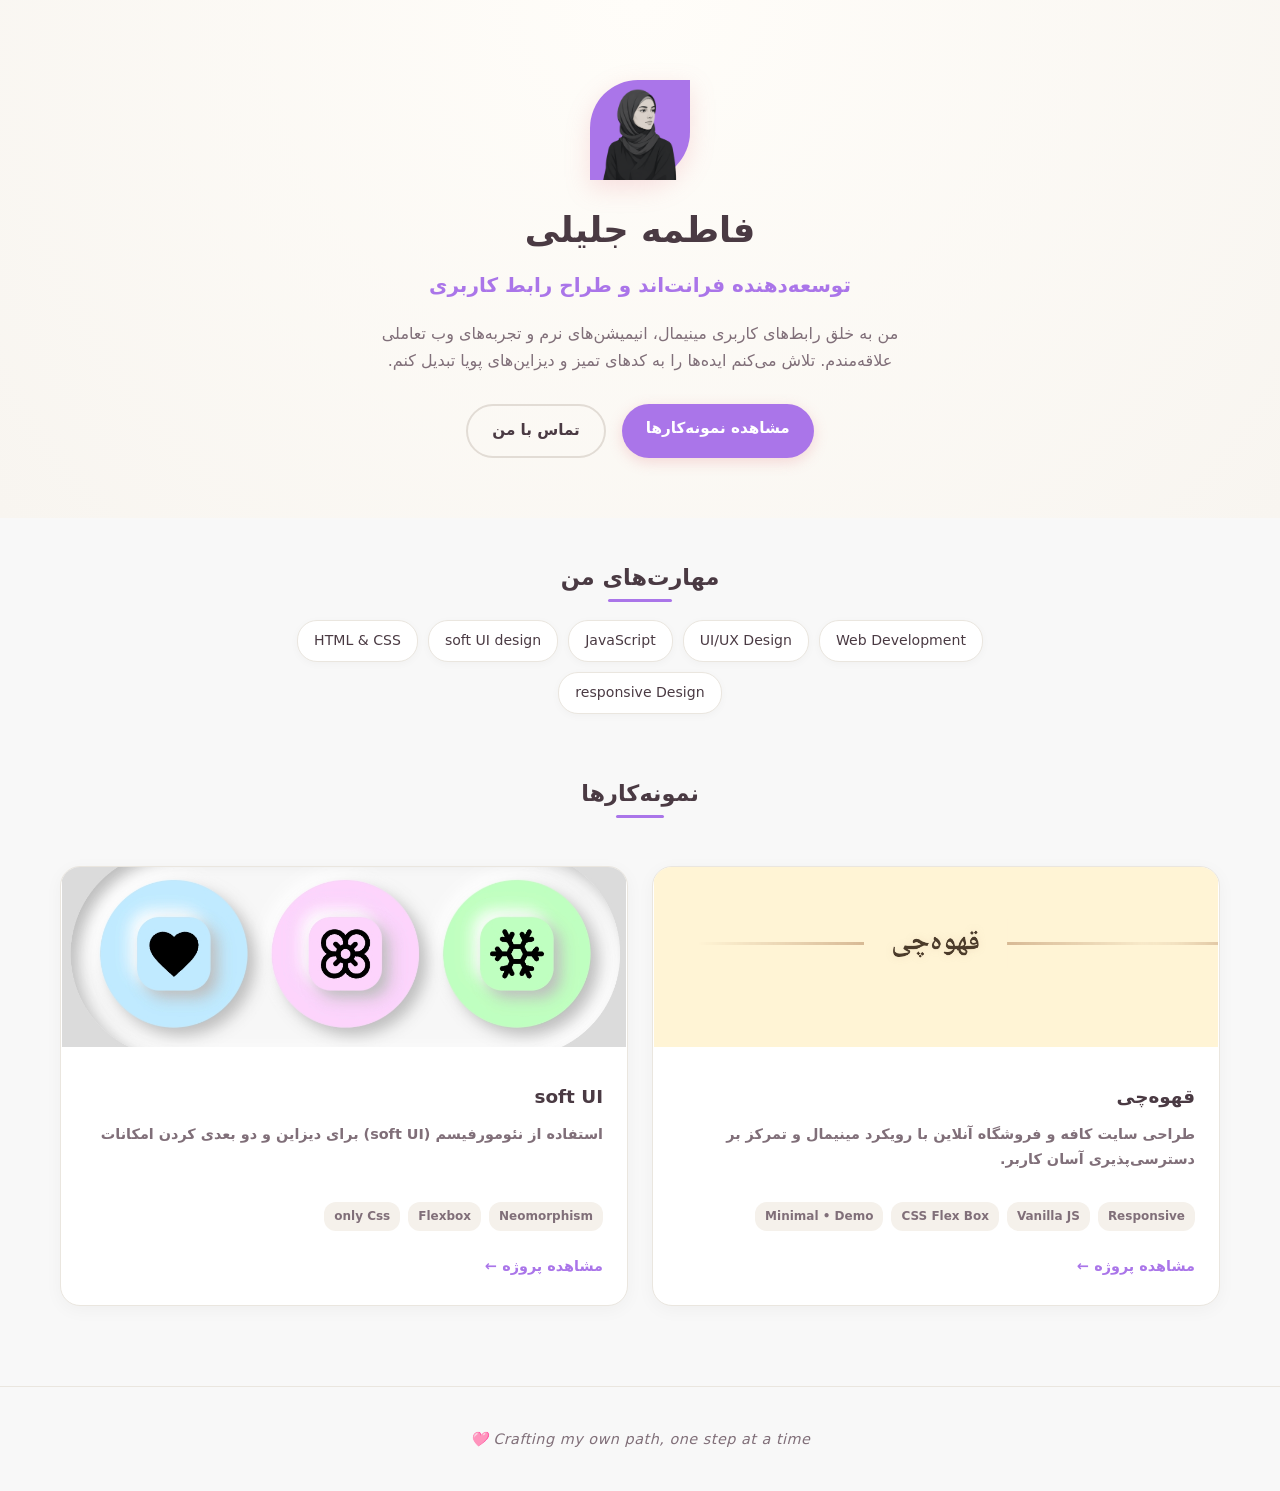
<file: index.html>
<!DOCTYPE html>
<html lang="fa" dir="rtl">
<head>
  <meta charset="UTF-8" />
  <meta name="viewport" content="width=device-width, initial-scale=1.0" />
  <title>فاطمه جلیلی | توسعه‌دهنده فرانت‌اند</title>
  <link rel="stylesheet" href="style.css" />
</head>
<body>

                             <!-- بخش معرفی / Hero -->
  <header class="hero-section">
    <div class="hero-container">
      <div class="avatar-wrapper">
        <!-- اینجا می‌توانی بعداً آیکون یا تصویر خودت را قرار دهی -->
        <div class="avatar-placeholder">
            <img src="myprof.png" alt="">
        </div>
      </div>
      <h1>فاطمه جلیلی</h1>
      <h2>توسعه‌دهنده فرانت‌اند و طراح رابط کاربری</h2>
      <p class="hero-bio">
        من به خلق رابط‌های کاربری مینیمال، انیمیشن‌های نرم و تجربه‌های وب تعاملی علاقه‌مندم. تلاش می‌کنم ایده‌ها را به کدهای تمیز و دیزاین‌های پویا تبدیل کنم.
      </p>
      <div class="hero-actions">
        <a href="#projects" class="btn btn-primary">مشاهده نمونه‌کارها</a>
        <a href="tel:09101955464" class="btn btn-secondary">تماس با من</a>
      </div>
    </div>
  </header>

                    <!-- بخش مهارت‌ها / Skills -->
  <section class="skills-section">
    <h3 class="section-title">مهارت‌های من</h3>
    <div class="skills-grid">
      <span class="skill-tag">Web Development</span>
      <span class="skill-tag">UI/UX Design</span>
      <span class="skill-tag">JavaScript</span>
      <span class="skill-tag">soft UI design</span>
      <span class="skill-tag">HTML & CSS</span>
      <span class="skill-tag">responsive Design</span>
    </div>
  </section>

  <!-- بخش نمونه‌کارها / Projects -->
  <section id="projects" class="projects-section">
    <h3 class="section-title">نمونه‌کارها</h3>
    <div class="projects-grid">
      
      <!-- پروژه قهوه‌چی -->
      <div class="project-card">
        <div class="project-img-placeholder">
            <img src="project1.jpg" alt="">
        </div>
        <div class="project-info">
          <h4>قهوه‌چی</h4>
          <p>طراحی سایت کافه و فروشگاه آنلاین با رویکرد مینیمال و تمرکز بر دسترسی‌پذیری آسان کاربر.</p>
          <div class="project-tags">
            <span>Responsive</span>
             <span>Vanilla JS</span>
             <span>CSS Flex Box</span>
            <span>Minimal • Demo</span>
          </div>
       <a href="https://fatemehdev212.github.io/ghaveh-chi/" class="project-link">مشاهده پروژه ←</a>
        </div>
      </div>

             <!-- پروژه منوی دیجیتال (اوریگامی) -->
      <div class="project-card">
      <div class="project-img-placeholder">
          <img src="project2.jpg" alt="">
        </div>
        <div class="project-info">
          <h4>soft UI</h4>
       <p> استفاده از  نئومورفیسم (soft UI) برای دیزاین و دو بعدی کردن امکانات</p>
          <div class="project-tags">
            <span>Neomorphism</span>
            <span>Flexbox</span>
            <span>only Css</span>
          </div>
<a href="https://fatemehdev212.github.io/soft-ui-showcase/" class="project-link">مشاهده پروژه ←</a>
        </div>
      </div>
      </div>
    </div>
  </section>

  <!-- فوتر / Footer -->
  <footer class="main-footer">
    <p>Crafting my own path, one step at a time 🩷</p>
  </footer>

</body>
</html>
</file>
<file: style.css>
* {
  box-sizing: border-box;
  margin: 0;
  padding: 0;
}

:root {
  --bg-color: #f8f8f8;      
  --primary-color: #aa75e9; 
  --primary-hover: #D77B82;
  --text-dark: #4A3A43;      
  --text-muted: #806F79;    
  --card-bg: #FFFFFF;
  --font-family: system-ui, -apple-system, sans-serif;
}

body {
  background-color: var(--bg-color);
  font-family: var(--font-family);
  color: var(--text-dark);
  line-height: 1.7;
  padding: 0;
  margin: 0;
}

.hero-section {
  padding: 80px 20px 60px 20px;
  text-align: center;
  background: radial-gradient(circle at top, #FFFDF9 0%, #F8F5F0 100%);
}

.hero-container {
  max-width: 700px;
  margin: 0 auto;
}

.avatar-wrapper {
  display: inline-block;
  margin-bottom: 20px;
}

.avatar-placeholder {
  width: 100px;
  height: 100px;
  background: var(--primary-color);
  color: #fff;
  font-size: 1.8rem;
  font-weight: bold;
  border-radius: 48px 0;
  display: flex;
  align-items: center;
  justify-content: center;
  box-shadow: 0 8px 24px rgba(233, 140, 147, 0.25);
}

.avatar-placeholder img {
    width: 100%;
    height: auto;
    display: block;
    object-fit: cover;
}

.hero-section h1 {
  font-size: 2.2rem;
  margin-bottom: 8px;
  color: var(--text-dark);
  font-weight: 800;
}

.hero-section h2 {
  font-size: 1.25rem;
  color: var(--primary-color);
  font-weight: 600;
  margin-bottom: 18px;
}

.hero-bio {
  font-size: 1rem;
  color: var(--text-muted);
  margin-bottom: 30px;
  max-width: 580px;
  margin-left: auto;
  margin-right: auto;
}

.hero-actions {
  display: flex;
  gap: 16px;
  justify-content: center;
}

.btn {
  text-decoration: none;
  padding: 12px 24px;
  border-radius: 30px;
  font-weight: bold;
  font-size: 0.95rem;
  transition: all 0.3s ease;
  display: inline-block;
}

.btn-primary {
  background-color: var(--primary-color);
  color: #fff;
  box-shadow: 0 4px 14px rgba(233, 140, 147, 0.3);
}

.btn-primary:hover {
  background-color: var(--primary-hover);
  transform: translateY(-2px);
}

.btn-secondary {
  background-color: transparent;
  color: var(--text-dark);
  border: 2px solid #E2DCD5;
}

.btn-secondary:hover {
  background-color: #EAF0EC;
  border-color: var(--text-muted);
  transform: translateY(-2px);
}

.skills-section {
  max-width: 800px;
  margin: 40px auto;
  padding: 0 20px;
  text-align: center;
}

.section-title {
  font-size: 1.4rem;
  margin-bottom: 24px;
  position: relative;
  display: inline-block;
  color: var(--text-dark);
}

.section-title::after {
  content: '';
  position: absolute;
  bottom: -6px;
  left: 30%;
  right: 30%;
  height: 3px;
  background-color: var(--primary-color);
  border-radius: 2px;
}

.skills-grid {
  display: flex;
  flex-wrap: wrap;
  gap: 10px;
  justify-content: center;
}

.skill-tag {
  background: var(--card-bg);
  color: var(--text-dark);
  padding: 8px 16px;
  border-radius: 20px;
  font-size: 0.88rem;
  box-shadow: 0 2px 8px rgba(0, 0, 0, 0.03);
  border: 1px solid #EAE6DF;
  font-weight: 500;
  transition: all 0.2s ease;
}

.skill-tag:hover {
  border-color: var(--primary-color);
  color: var(--primary-color);
  transform: translateY(-1px);
}

.projects-section {
  max-width: 1200px;
  width: 100%;
  margin: 60px auto 80px auto;
  padding: 0 20px;
  text-align: center;
}

.projects-grid {
  display: grid;
  grid-template-columns: repeat(auto-fit, minmax(250px, 1fr));
  gap: 24px;
  margin-top: 30px;
}

.project-card {
  background: var(--card-bg);
  border-radius: 20px;
  overflow: hidden;
  box-shadow: 0 4px 18px rgba(0, 0, 0, 0.04);
  border: 1px solid #EAE6DF;
  text-align: right;
  transition: all 0.3s ease;
}

.project-card:hover {
  transform: translateY(-6px);
  box-shadow: 0 10px 25px rgba(0, 0, 0, 0.08);
}

.project-img-placeholder {
  width: 100%;
  height: 180px;
}

.project-img-placeholder img {
    width: 100%;
    height: 180px;
    display: block;
    margin: 0 auto;
    object-fit: cover;
}

.project-info {
  padding: 24px;
  margin-top: 10px;
  font-weight: bold;
  font-size: 1.1rem;
}

.project-info h4 {
  font-size: 1.15rem;
  margin-bottom: 10px;
  color: var(--text-dark);
}

.project-info p {
  font-size: 0.9rem;
  color: var(--text-muted);
  margin-bottom: 20px;
  height: 60px; 
  overflow: hidden;
}

.project-tags {
  display: flex;
  gap: 8px;
  margin-bottom: 20px;
  flex-wrap: wrap;
}

.project-tags span {
  font-size: 0.75rem;
  background-color: #F5F1EB;
  color: var(--text-muted);
  padding: 4px 10px;
  border-radius: 12px;
}

.project-link {
  font-size: 0.9rem;
  color: var(--primary-color);
  text-decoration: none;
  font-weight: bold;
  transition: color 0.2s ease;
}

.project-link:hover {
  color: var(--primary-hover);
}

.main-footer {
  text-align: center;
  padding: 40px 20px;
  border-top: 1px solid #EAE6DF;
  color: var(--text-muted);
  font-size: 0.9rem;
  letter-spacing: 0.5px; 
  font-style: italic;   
}


@media (max-width: 600px) {
  .hero-section h1 {
    font-size: 1.8rem;
  }
  .hero-actions {
    flex-direction: column;
    gap: 10px;
  }
  .project-info p {
    height: auto;
  }
}
</file>
